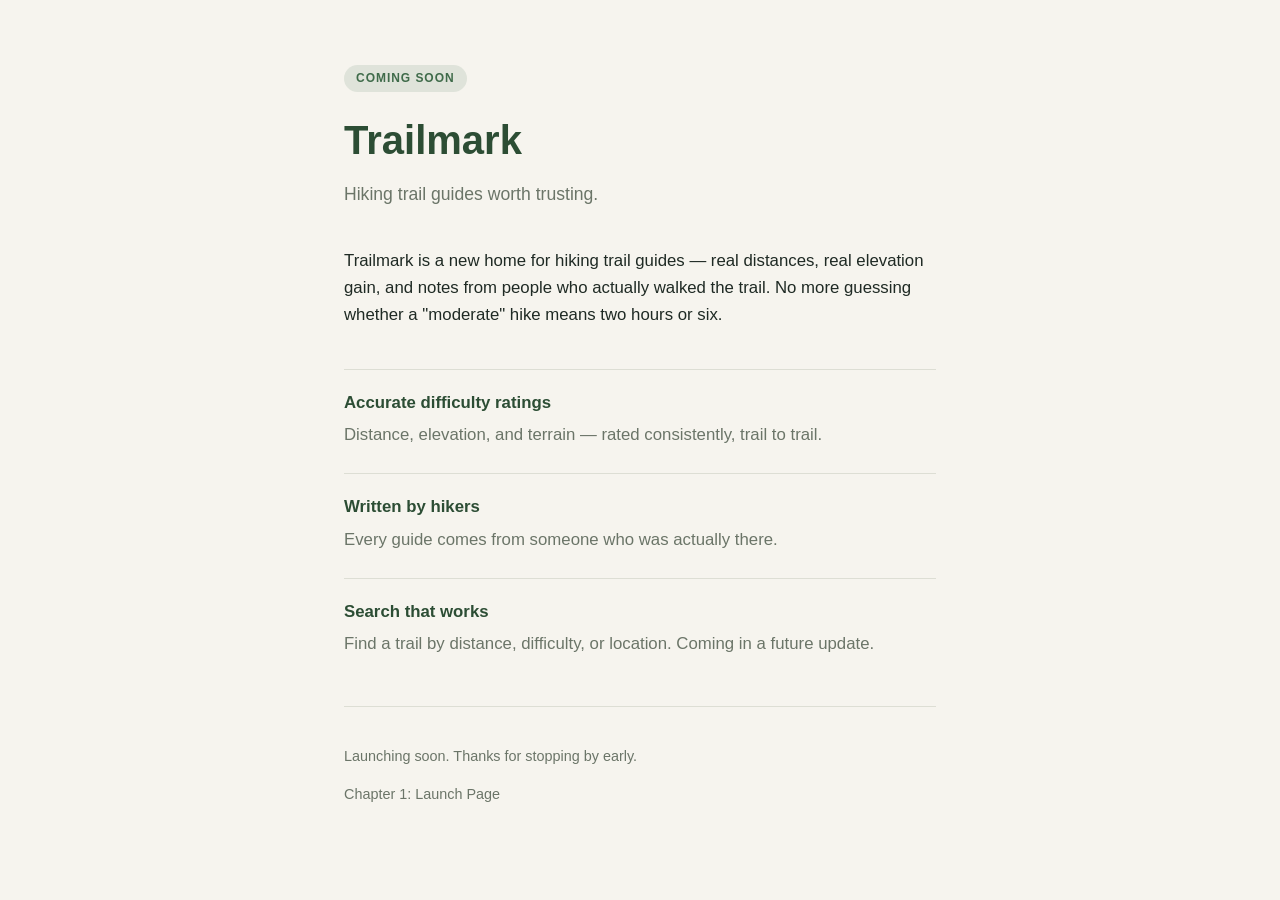
<file: trailmark/chapter-1-launch-page/frontend/index.html>
<!DOCTYPE html>
<html lang="en">
<head>
  <meta charset="UTF-8" />
  <meta name="viewport" content="width=device-width, initial-scale=1.0" />
  <title>Trailmark — Hiking Trail Guides</title>
  <link rel="stylesheet" href="style.css" />
</head>
<body>
  <div class="wrap">
    <header>
      <span class="badge">Coming soon</span>
      <h1>Trailmark</h1>
      <p class="tagline">Hiking trail guides worth trusting.</p>
    </header>

    <main>
      <p>
        Trailmark is a new home for hiking trail guides — real distances, real
        elevation gain, and notes from people who actually walked the trail.
        No more guessing whether a "moderate" hike means two hours or six.
      </p>

      <ul class="pillars">
        <li>
          <h2>Accurate difficulty ratings</h2>
          <p>Distance, elevation, and terrain — rated consistently, trail to trail.</p>
        </li>
        <li>
          <h2>Written by hikers</h2>
          <p>Every guide comes from someone who was actually there.</p>
        </li>
        <li>
          <h2>Search that works</h2>
          <p>Find a trail by distance, difficulty, or location. Coming in a future update.</p>
        </li>
      </ul>
    </main>

    <footer>
      <p>Launching soon. Thanks for stopping by early.</p>
      <p>Chapter 1: Launch Page</p>
    </footer>
  </div>
</body>
</html>
</file>
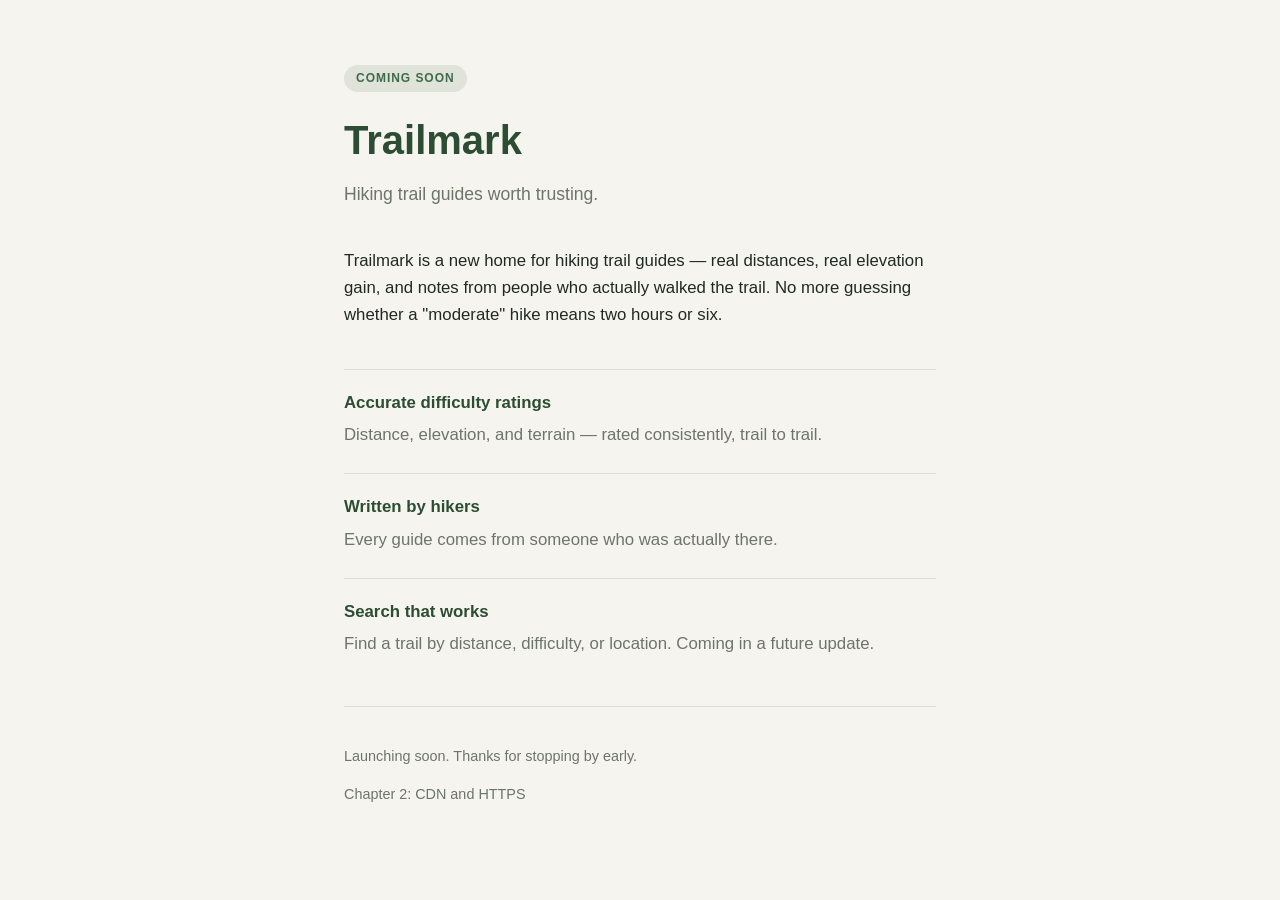
<file: trailmark/chapter-2-cdn-https/frontend/index.html>
<!DOCTYPE html>
<html lang="en">
<head>
  <meta charset="UTF-8" />
  <meta name="viewport" content="width=device-width, initial-scale=1.0" />
  <title>Trailmark — Hiking Trail Guides</title>
  <link rel="stylesheet" href="style.css" />
</head>
<body>
  <div class="wrap">
    <header>
      <span class="badge">Coming soon</span>
      <h1>Trailmark</h1>
      <p class="tagline">Hiking trail guides worth trusting.</p>
    </header>

    <main>
      <p>
        Trailmark is a new home for hiking trail guides — real distances, real
        elevation gain, and notes from people who actually walked the trail.
        No more guessing whether a "moderate" hike means two hours or six.
      </p>

      <ul class="pillars">
        <li>
          <h2>Accurate difficulty ratings</h2>
          <p>Distance, elevation, and terrain — rated consistently, trail to trail.</p>
        </li>
        <li>
          <h2>Written by hikers</h2>
          <p>Every guide comes from someone who was actually there.</p>
        </li>
        <li>
          <h2>Search that works</h2>
          <p>Find a trail by distance, difficulty, or location. Coming in a future update.</p>
        </li>
      </ul>
    </main>

    <footer>
      <p>Launching soon. Thanks for stopping by early.</p>
      <p>Chapter 2: CDN and HTTPS</p>
    </footer>
  </div>
</body>
</html>
</file>
<file: trailmark/chapter-1-launch-page/frontend/style.css>
:root {
  --ink: #1f2a24;
  --paper: #f6f4ee;
  --moss: #3f6b4a;
  --moss-dark: #2c4d34;
  --muted: #6b7568;
  --line: #ddded4;
}

* {
  box-sizing: border-box;
}

body {
  margin: 0;
  background: var(--paper);
  color: var(--ink);
  font-family: -apple-system, BlinkMacSystemFont, "Segoe UI", Helvetica, Arial, sans-serif;
  line-height: 1.6;
}

.wrap {
  max-width: 640px;
  margin: 0 auto;
  padding: 4rem 1.5rem 3rem;
}

header {
  margin-bottom: 2.5rem;
}

.badge {
  display: inline-block;
  font-size: 0.75rem;
  font-weight: 600;
  letter-spacing: 0.08em;
  text-transform: uppercase;
  color: var(--moss);
  background: rgba(63, 107, 74, 0.12);
  border-radius: 999px;
  padding: 0.25rem 0.75rem;
  margin-bottom: 1rem;
}

h1 {
  font-size: 2.5rem;
  margin: 0 0 0.5rem;
  color: var(--moss-dark);
}

.tagline {
  font-size: 1.1rem;
  color: var(--muted);
  margin: 0;
}

main p {
  font-size: 1.05rem;
}

.pillars {
  list-style: none;
  padding: 0;
  margin: 2.5rem 0;
  display: grid;
  gap: 1.5rem;
}

.pillars li {
  border-top: 1px solid var(--line);
  padding-top: 1.25rem;
}

.pillars h2 {
  font-size: 1.05rem;
  margin: 0 0 0.35rem;
  color: var(--moss-dark);
}

.pillars p {
  margin: 0;
  color: var(--muted);
}

a {
  color: var(--moss);
}

footer {
  margin-top: 3rem;
  padding-top: 1.5rem;
  border-top: 1px solid var(--line);
  color: var(--muted);
  font-size: 0.9rem;
}
</file>
<file: trailmark/chapter-2-cdn-https/frontend/style.css>
:root {
  --ink: #1f2a24;
  --paper: #f6f4ee;
  --moss: #3f6b4a;
  --moss-dark: #2c4d34;
  --muted: #6b7568;
  --line: #ddded4;
}

* {
  box-sizing: border-box;
}

body {
  margin: 0;
  background: var(--paper);
  color: var(--ink);
  font-family: -apple-system, BlinkMacSystemFont, "Segoe UI", Helvetica, Arial, sans-serif;
  line-height: 1.6;
}

.wrap {
  max-width: 640px;
  margin: 0 auto;
  padding: 4rem 1.5rem 3rem;
}

header {
  margin-bottom: 2.5rem;
}

.badge {
  display: inline-block;
  font-size: 0.75rem;
  font-weight: 600;
  letter-spacing: 0.08em;
  text-transform: uppercase;
  color: var(--moss);
  background: rgba(63, 107, 74, 0.12);
  border-radius: 999px;
  padding: 0.25rem 0.75rem;
  margin-bottom: 1rem;
}

h1 {
  font-size: 2.5rem;
  margin: 0 0 0.5rem;
  color: var(--moss-dark);
}

.tagline {
  font-size: 1.1rem;
  color: var(--muted);
  margin: 0;
}

main p {
  font-size: 1.05rem;
}

.pillars {
  list-style: none;
  padding: 0;
  margin: 2.5rem 0;
  display: grid;
  gap: 1.5rem;
}

.pillars li {
  border-top: 1px solid var(--line);
  padding-top: 1.25rem;
}

.pillars h2 {
  font-size: 1.05rem;
  margin: 0 0 0.35rem;
  color: var(--moss-dark);
}

.pillars p {
  margin: 0;
  color: var(--muted);
}

a {
  color: var(--moss);
}

footer {
  margin-top: 3rem;
  padding-top: 1.5rem;
  border-top: 1px solid var(--line);
  color: var(--muted);
  font-size: 0.9rem;
}
</file>
